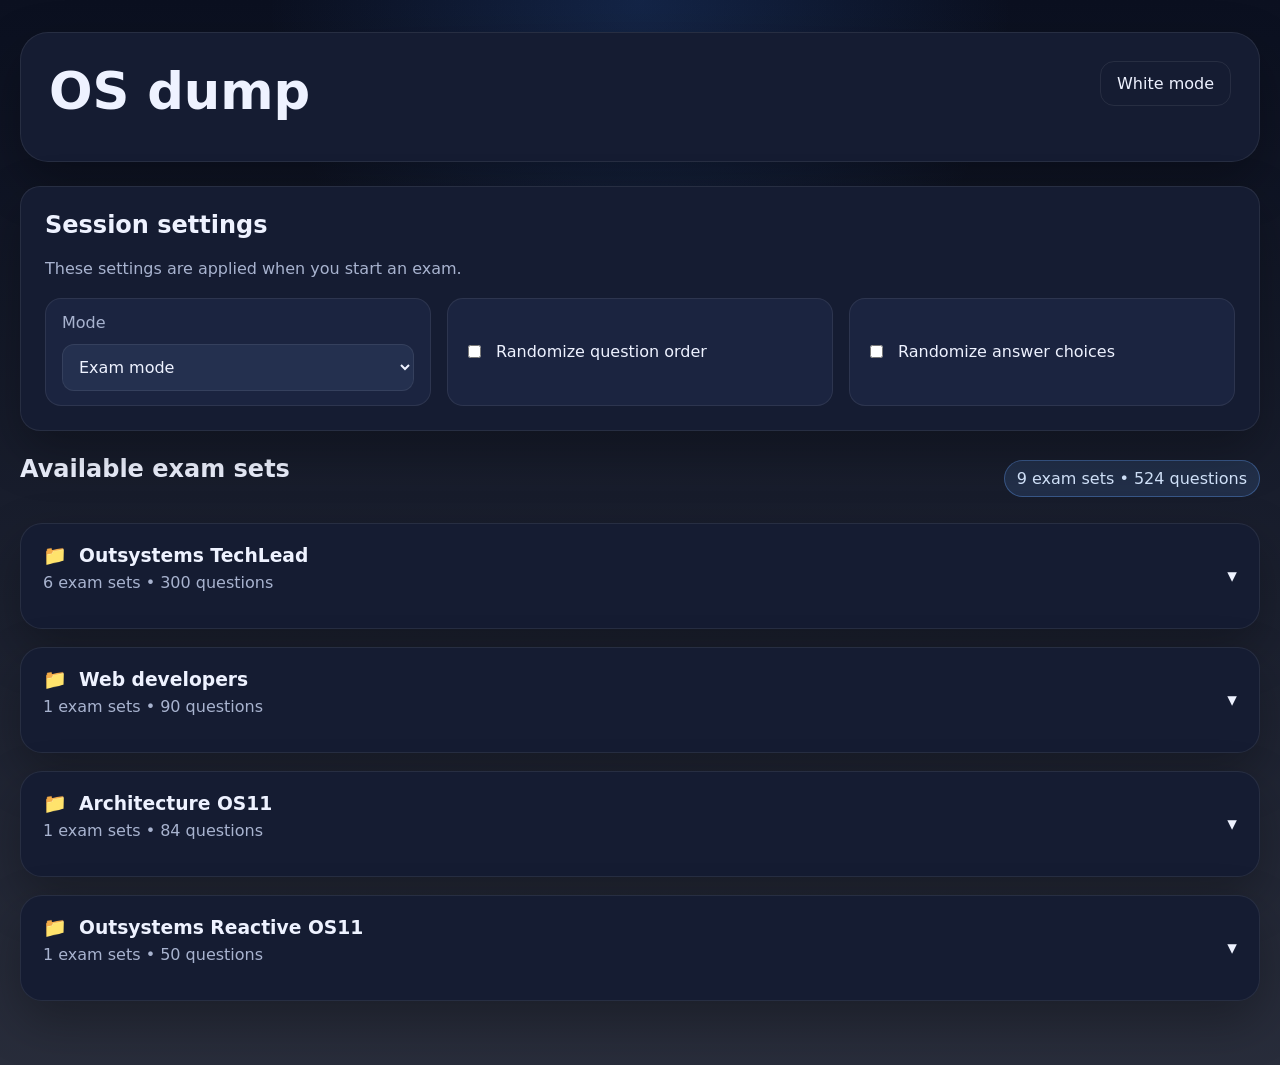
<file: index.html>
<!doctype html>
<html lang="en">
  <head>
    <meta charset="UTF-8" />
    <meta name="viewport" content="width=device-width, initial-scale=1.0" />
    <title>TechLead OS11 Exam Practice</title>
    <link rel="stylesheet" href="style.css" />
  </head>
  <body>
    <div class="app-shell">
      <header class="hero">
        <div>
          <h1>OS dump</h1>
        </div>
        <div class="hero-actions">
          <button id="theme-toggle-button" class="ghost-button" type="button">White mode</button>
          <button id="back-home-button" class="ghost-button hidden" type="button">Back to home</button>
        </div>
      </header>

      <main>
        <section id="message-banner" class="message-banner hidden" aria-live="polite"></section>

        <section id="home-screen" class="screen active">
          <div class="panel settings-panel">
            <div>
              <h2>Session settings</h2>
              <p class="muted">These settings are applied when you start an exam.</p>
            </div>

            <div class="settings-grid">
              <label class="field">
                <span>Mode</span>
                <select id="mode-select">
                  <option value="exam">Exam mode</option>
                  <option value="practice">Practice mode</option>
                </select>
              </label>

              <label class="checkbox-field">
                <input id="shuffle-questions" type="checkbox" />
                <span>Randomize question order</span>
              </label>

              <label class="checkbox-field">
                <input id="shuffle-options" type="checkbox" />
                <span>Randomize answer choices</span>
              </label>
            </div>
          </div>

          <div class="section-header">
            <div>
              <h2>Available exam sets</h2>
            </div>
            <div id="dataset-summary" class="summary-chip"></div>
          </div>

          <div id="exam-list" class="exam-list"></div>
        </section>

        <section id="exam-screen" class="screen">
          <div class="exam-layout">
            <aside class="panel sidebar">
              <div class="sidebar-header">
                <h2 id="exam-title">Exam</h2>
                <p id="exam-description" class="muted"></p>
              </div>

              <div class="status-stack">
                <div class="status-card">
                  <span class="status-label">Mode</span>
                  <strong id="mode-pill">Exam mode</strong>
                </div>
                <div class="status-card">
                  <span class="status-label">Progress</span>
                  <strong id="progress-label">0 / 0 answered</strong>
                </div>
                <div class="status-card">
                  <span class="status-label">Current</span>
                  <strong id="current-label">Question 1</strong>
                </div>
              </div>

              <div class="progress-bar" aria-hidden="true">
                <div id="progress-fill" class="progress-fill"></div>
              </div>

              <div id="question-nav" class="question-nav"></div>

              <div class="sidebar-actions">
                <button id="submit-exam-button" class="primary-button" type="button">Submit exam</button>
                <button id="retry-exam-button" class="ghost-button" type="button">Retry</button>
              </div>
            </aside>

            <section class="panel question-panel">
              <div class="question-topbar">
                <div class="question-meta">
                  <span id="question-badge" class="badge">Question 1</span>
                  <span id="question-category" class="badge subtle hidden"></span>
                </div>
                <div class="inline-actions top-actions">
                  <button id="check-answer-button" class="secondary-button hidden" type="button">Check answer</button>
                  <button id="next-button" class="primary-button" type="button">Next</button>
                </div>
              </div>

              <h3 id="question-text" class="question-text"></h3>
              <div id="question-image-container" class="question-image-container hidden">
                <img id="question-image" class="question-image" alt="Question illustration" />
              </div>
              <form id="options-form" class="options-list"></form>

              <div id="feedback-panel" class="feedback-panel hidden"></div>

              <div class="question-actions">
                <button id="previous-button" class="ghost-button" type="button">Previous</button>
              </div>
            </section>
          </div>
        </section>

        <section id="result-screen" class="screen">
          <div class="panel">
            <div class="section-header">
              <div>
                <h2 id="result-title">Results</h2>
                <p id="result-subtitle" class="muted"></p>
              </div>
              <button id="retry-result-button" class="primary-button" type="button">Retry exam</button>
            </div>

            <div class="results-grid">
              <article class="metric-card">
                <span>Total score</span>
                <strong id="score-value">0%</strong>
              </article>
              <article class="metric-card">
                <span>Correct</span>
                <strong id="correct-value">0</strong>
              </article>
              <article class="metric-card">
                <span>Incorrect</span>
                <strong id="incorrect-value">0</strong>
              </article>
              <article class="metric-card">
                <span>Unanswered</span>
                <strong id="unanswered-value">0</strong>
              </article>
            </div>
          </div>

          <div class="panel">
            <div class="section-header">
              <div>
                <h2>Answer review</h2>
                <p class="muted">Correct answers are always shown. Explanations are shown when present in the source data.</p>
              </div>
            </div>
            <div id="review-list" class="review-list"></div>
          </div>
        </section>
      </main>
    </div>

    <script src="app.js"></script>
  </body>
</html>
</file>
<file: style.css>
:root {
  --bg: #0b1020;
  --surface: #151c32;
  --surface-elevated: #1b2440;
  --surface-soft: #24304f;
  --border: rgba(255, 255, 255, 0.08);
  --text: #eef2ff;
  --muted: #a8b3cf;
  --primary: #66a3ff;
  --primary-strong: #3b82f6;
  --success: #34d399;
  --danger: #fb7185;
  --warning: #fbbf24;
  --shadow: 0 20px 50px rgba(0, 0, 0, 0.28);
  --radius: 20px;
}

[data-theme="light"] {
  --bg: #eef3fb;
  --surface: rgba(255, 255, 255, 0.9);
  --surface-elevated: #f8fbff;
  --surface-soft: #edf3fb;
  --border: rgba(15, 23, 42, 0.1);
  --text: #0f172a;
  --muted: #5b6475;
  --primary: #3b82f6;
  --primary-strong: #2563eb;
  --success: #10b981;
  --danger: #e11d48;
  --warning: #d97706;
  --shadow: 0 20px 50px rgba(15, 23, 42, 0.08);
}

* {
  box-sizing: border-box;
}

body {
  margin: 0;
  font-family: Inter, system-ui, -apple-system, BlinkMacSystemFont, "Segoe UI", sans-serif;
  background:
    radial-gradient(circle at top, rgba(59, 130, 246, 0.18), transparent 30%),
    linear-gradient(180deg, var(--bg) 0%, color-mix(in srgb, var(--bg) 88%, #ffffff 12%) 100%);
  color: var(--text);
}

button,
select,
input {
  font: inherit;
}

button {
  cursor: pointer;
  border: 0;
}

.app-shell {
  max-width: 1280px;
  margin: 0 auto;
  padding: 32px 20px 64px;
}

.hero,
.panel,
.metric-card,
.exam-card,
.option-card,
.review-card,
.status-card {
  background: var(--surface);
  border: 1px solid var(--border);
  box-shadow: var(--shadow);
  backdrop-filter: blur(16px);
}

.hero {
  border-radius: 28px;
  padding: 28px;
  display: flex;
  justify-content: space-between;
  gap: 24px;
  margin-bottom: 24px;
}

.eyebrow,
.muted,
.status-label {
  color: var(--muted);
}

.eyebrow {
  text-transform: uppercase;
  letter-spacing: 0.12em;
  font-size: 0.78rem;
  margin: 0 0 10px;
}

h1,
h2,
h3,
p {
  margin-top: 0;
}

h1 {
  font-size: clamp(2rem, 4vw, 3.6rem);
  margin-bottom: 12px;
}

.hero-copy {
  max-width: 720px;
  margin-bottom: 0;
  line-height: 1.6;
}

.hero-actions {
  display: flex;
  align-items: flex-start;
}

.screen {
  display: none;
}

.screen.active {
  display: block;
}

.panel {
  border-radius: var(--radius);
  padding: 24px;
}

.settings-panel {
  margin-bottom: 24px;
}

.settings-grid {
  display: grid;
  grid-template-columns: repeat(auto-fit, minmax(220px, 1fr));
  gap: 16px;
  margin-top: 20px;
}

.field,
.checkbox-field {
  display: flex;
  gap: 12px;
  padding: 14px 16px;
  border-radius: 16px;
  background: var(--surface-elevated);
  border: 1px solid var(--border);
}

.field {
  flex-direction: column;
}

.field span {
  color: var(--muted);
}

select {
  color: var(--text);
  background: var(--surface-soft);
  border: 1px solid var(--border);
  padding: 12px;
  border-radius: 12px;
}

.checkbox-field {
  align-items: center;
}

.section-header {
  display: flex;
  justify-content: space-between;
  align-items: center;
  gap: 16px;
  margin-bottom: 20px;
}

.summary-chip,
.badge {
  padding: 8px 12px;
  border-radius: 999px;
  background: rgba(102, 163, 255, 0.14);
  border: 1px solid rgba(102, 163, 255, 0.35);
  color: #d6e7ff;
}

.badge.subtle {
  background: rgba(255, 255, 255, 0.06);
  border-color: var(--border);
}

.exam-list {
  display: grid;
  gap: 18px;
}

.folder-group {
  display: grid;
  gap: 16px;
}

.folder-header {
  width: 100%;
  display: flex;
  align-items: center;
  justify-content: space-between;
  gap: 16px;
  text-align: left;
  padding: 20px 22px;
  border-radius: 22px;
  color: var(--text);
  background: var(--surface);
  border: 1px solid var(--border);
  box-shadow: var(--shadow);
}

.folder-title-row {
  display: flex;
  align-items: center;
  gap: 12px;
  margin-bottom: 6px;
}

.folder-title-row h3 {
  margin: 0;
}

.folder-icon,
.folder-toggle {
  font-size: 1.2rem;
}

.folder-content {
  grid-template-columns: repeat(auto-fit, minmax(280px, 1fr));
}

.folder-content.collapsed {
  display: none;
}

.exam-card {
  border-radius: 22px;
  padding: 22px;
}

.exam-card h3 {
  margin-bottom: 8px;
}

.exam-meta {
  display: flex;
  flex-wrap: wrap;
  gap: 8px;
  margin: 14px 0 18px;
}

.chip {
  padding: 7px 10px;
  border-radius: 999px;
  background: rgba(255, 255, 255, 0.06);
  border: 1px solid var(--border);
  color: var(--muted);
  font-size: 0.92rem;
}

.card-actions,
.sidebar-actions,
.question-actions,
.inline-actions {
  display: flex;
  gap: 12px;
  flex-wrap: wrap;
}

.primary-button,
.secondary-button,
.ghost-button {
  border-radius: 14px;
  padding: 12px 16px;
  transition: transform 0.2s ease, background 0.2s ease, opacity 0.2s ease;
}

.primary-button:hover,
.secondary-button:hover,
.ghost-button:hover {
  transform: translateY(-1px);
}

.primary-button {
  background: linear-gradient(135deg, var(--primary), var(--primary-strong));
  color: #08111f;
  font-weight: 700;
}

.secondary-button {
  background: rgba(52, 211, 153, 0.16);
  color: #d8fff1;
  border: 1px solid rgba(52, 211, 153, 0.35);
}

.ghost-button {
  background: transparent;
  color: var(--text);
  border: 1px solid var(--border);
}

.exam-layout {
  display: grid;
  grid-template-columns: 320px minmax(0, 1fr);
  gap: 20px;
}

.sidebar,
.question-panel {
  min-height: 70vh;
}

.sidebar {
  display: flex;
  flex-direction: column;
  gap: 20px;
}

.status-stack {
  display: grid;
  gap: 12px;
}

.status-card {
  border-radius: 16px;
  padding: 14px 16px;
}

.progress-bar {
  height: 12px;
  border-radius: 999px;
  background: rgba(255, 255, 255, 0.08);
  overflow: hidden;
}

.progress-fill {
  height: 100%;
  width: 0;
  background: linear-gradient(90deg, var(--primary), var(--success));
}

.question-nav {
  display: grid;
  grid-template-columns: repeat(auto-fill, minmax(44px, 1fr));
  gap: 10px;
}

.question-nav button {
  border-radius: 12px;
  padding: 11px 0;
  background: var(--surface-elevated);
  border: 1px solid var(--border);
  color: var(--text);
}

.question-nav button.current {
  border-color: rgba(102, 163, 255, 0.7);
  background: rgba(102, 163, 255, 0.22);
}

.question-nav button.answered {
  background: rgba(52, 211, 153, 0.16);
  border-color: rgba(52, 211, 153, 0.4);
}

.question-nav button.reviewed {
  background: rgba(251, 191, 36, 0.16);
  border-color: rgba(251, 191, 36, 0.4);
}

.sidebar-actions {
  margin-top: auto;
}

.question-panel {
  display: flex;
  flex-direction: column;
  gap: 20px;
}

.question-topbar {
  display: flex;
  align-items: flex-start;
  justify-content: space-between;
  gap: 10px;
  flex-wrap: wrap;
}

.question-meta {
  display: flex;
  gap: 10px;
  flex-wrap: wrap;
}

.top-actions {
  margin-left: auto;
}

.question-text {
  font-size: clamp(1.4rem, 2vw, 1.8rem);
  line-height: 1.5;
  margin-bottom: 0;
}

.question-image-container,
.review-image-wrap {
  border-radius: 18px;
  overflow: hidden;
  border: 1px solid var(--border);
  background: var(--surface-elevated);
}

.question-image,
.review-image {
  display: block;
  width: 100%;
  max-height: 420px;
  object-fit: contain;
  background: #fff;
}

.options-list {
  display: grid;
  gap: 12px;
}

.option-card {
  border-radius: 18px;
  padding: 16px;
  display: flex;
  gap: 14px;
  align-items: flex-start;
  cursor: pointer;
}

.option-card input {
  margin-top: 4px;
}

.option-card.selected {
  border-color: rgba(102, 163, 255, 0.6);
  background: rgba(59, 130, 246, 0.18);
}

.option-card.correct {
  border-color: rgba(52, 211, 153, 0.7);
  background: rgba(52, 211, 153, 0.16);
}

.option-card.incorrect {
  border-color: rgba(251, 113, 133, 0.7);
  background: rgba(251, 113, 133, 0.14);
}

.option-id {
  width: 30px;
  height: 30px;
  border-radius: 999px;
  background: rgba(255, 255, 255, 0.08);
  display: inline-flex;
  align-items: center;
  justify-content: center;
  font-weight: 700;
  text-transform: uppercase;
}

.feedback-panel {
  border-radius: 18px;
  padding: 16px;
  border: 1px solid var(--border);
  background: rgba(255, 255, 255, 0.04);
}

.feedback-panel.success {
  border-color: rgba(52, 211, 153, 0.4);
}

.feedback-panel.error {
  border-color: rgba(251, 113, 133, 0.4);
}

.question-actions {
  justify-content: flex-start;
  margin-top: auto;
}

.results-grid {
  display: grid;
  grid-template-columns: repeat(auto-fit, minmax(180px, 1fr));
  gap: 16px;
}

.metric-card {
  border-radius: 18px;
  padding: 18px;
}

.metric-card span {
  display: block;
  color: var(--muted);
  margin-bottom: 10px;
}

.metric-card strong {
  font-size: 2rem;
}

.review-list {
  display: grid;
  gap: 14px;
}

.review-card {
  border-radius: 18px;
  padding: 18px;
}

.review-card.correct {
  border-left: 4px solid var(--success);
}

.review-card.incorrect {
  border-left: 4px solid var(--danger);
}

.review-card.unanswered {
  border-left: 4px solid var(--warning);
}

.review-card h3 {
  margin-bottom: 10px;
}

.review-meta {
  display: flex;
  gap: 10px;
  flex-wrap: wrap;
  margin-bottom: 12px;
}

.review-answer,
.review-explanation {
  color: var(--muted);
  line-height: 1.6;
}

.message-banner {
  margin-bottom: 20px;
  border-radius: 18px;
  padding: 14px 18px;
  background: rgba(251, 191, 36, 0.12);
  border: 1px solid rgba(251, 191, 36, 0.3);
  color: #fde68a;
}

.hidden {
  display: none !important;
}

@media (max-width: 960px) {
  .exam-layout {
    grid-template-columns: 1fr;
  }

  .sidebar,
  .question-panel {
    min-height: auto;
  }
}

@media (max-width: 640px) {
  .app-shell {
    padding-inline: 14px;
  }

  .hero,
  .panel,
  .exam-card,
  .metric-card,
  .review-card {
    padding: 18px;
  }

  .section-header,
  .question-actions {
    flex-direction: column;
    align-items: stretch;
  }

  .question-topbar,
  .question-meta,
  .top-actions {
    flex-direction: column;
    align-items: stretch;
  }

  .top-actions {
    margin-left: 0;
  }

  .primary-button,
  .secondary-button,
  .ghost-button {
    width: 100%;
    justify-content: center;
  }
}
</file>
